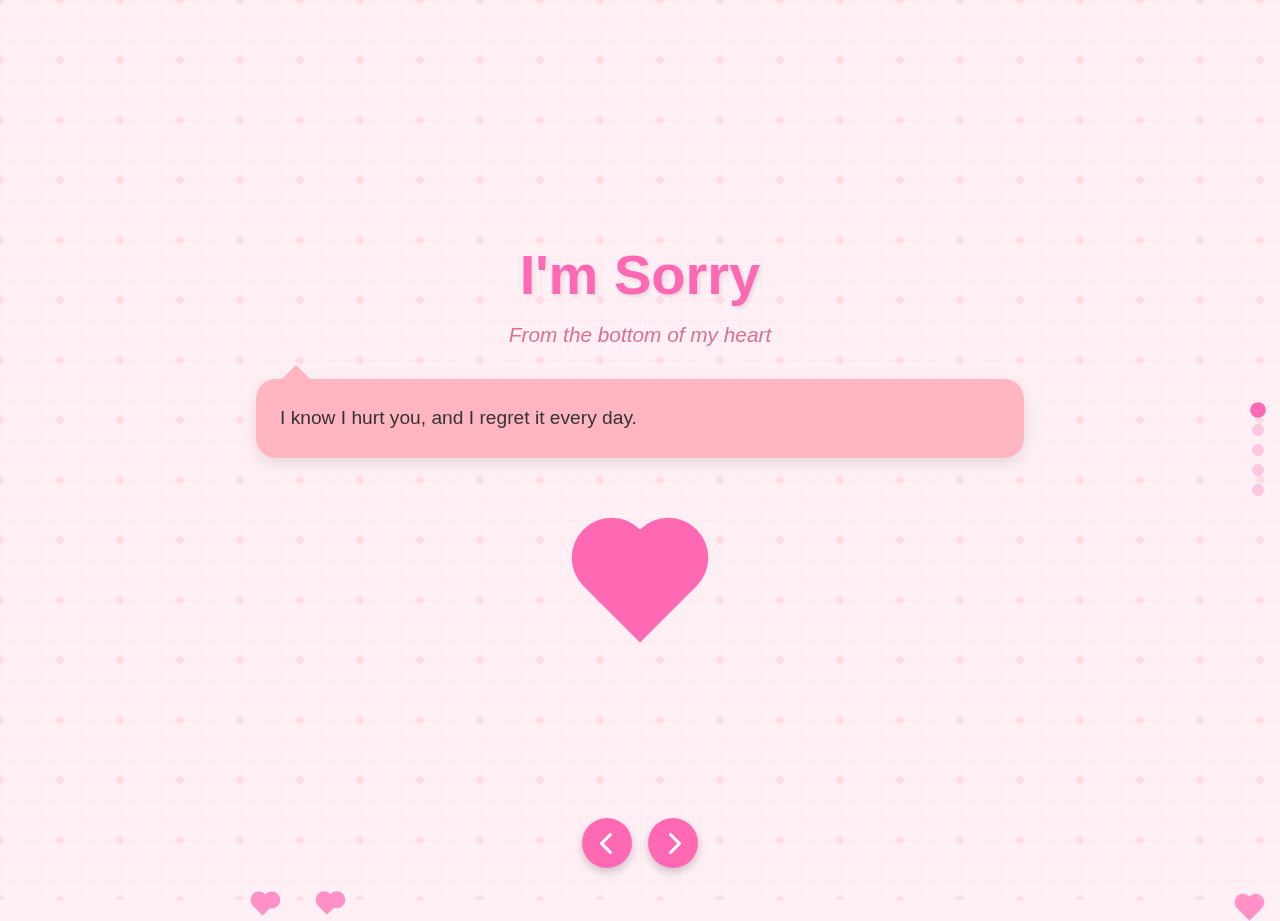
<file: apology/index.html>
<!DOCTYPE html>
<html lang="en">
<head>
    <meta charset="UTF-8">
    <meta name="viewport" content="width=device-width, initial-scale=1.0">
    <title>My Sincere Apology</title>
    <link rel="stylesheet" href="style.css">
    <link rel="stylesheet" href="https://cdnjs.cloudflare.com/ajax/libs/animate.css/4.1.1/animate.min.css">
    <script src="https://cdn.jsdelivr.net/npm/gsap@3.12.2/dist/gsap.min.js"></script>
    <link rel="stylesheet" href="https://cdnjs.cloudflare.com/ajax/libs/font-awesome/6.4.0/css/all.min.css">
</head>
<body>
    <div class="container">
        <!-- Panel 1: Introduction -->
        <div class="panel" id="panel1">
            <div class="panel-content">
                <header class="animate__animated animate__fadeIn">
                    <h1>I'm Sorry</h1>
                    <p class="subtitle">From the bottom of my heart</p>
                </header>

                <section class="message-section">
                    <div class="message" id="message1">
                        <p>I know I hurt you, and I regret it every day.</p>
                    </div>
                    <div class="message hidden" id="message2">
                        <p>I've spent so much time thinking about what went wrong and how I could've been better.</p>
                    </div>
                    <div class="message hidden" id="message3">
                        <p>You deserve someone who treats you with respect, honesty, and love.</p>
                    </div>
                </section>

                <div class="heart-container">
                    <div class="heart"></div>
                </div>
            </div>
        </div>

        <!-- Panel 2: Why I Cherish You -->
        <div class="panel" id="panel2">
            <div class="panel-content">
                <div class="interactive-section">
                    <h2>The reasons I cherish you</h2>
                    <div class="reasons-container">
                        <div class="reason">Your smile brightens my darkest days</div>
                        <div class="reason">Your kindness inspires me to be better</div>
                        <div class="reason">Your strength amazes me every day</div>
                        <div class="reason">Your laugh is my favorite sound</div>
                        <div class="reason">Your presence makes everything better</div>
                    </div>
                </div>

                <div class="message" id="message4">
                    <p>I want to be that person who makes you smile every day. I want to grow and be better for you.</p>
                </div>
            </div>
        </div>

        <!-- Panel 3: Our Memories -->
        <div class="panel" id="panel3">
            <div class="panel-content">
                <div class="memories-section">
                    <h2>Our Best Memories</h2>
                    <div class="memory-container">
                        <div class="memory">Our first date</div>
                        <div class="memory">When i kissed you</div>
                        <div class="memory">When i hugged you</div>
                        <div class="memory">Cooking together</div>
                        <div class="memory">Watching sunsets</div>
                        <div class="memory">Museum date</div>
                    </div>
                </div>

                <div class="message" id="message5">
                    <p>I promise to listen more, understand your feelings, and be the partner you deserve.</p>
                </div>
            </div>
        </div>

        <!-- Panel 4: My Promises -->
        <div class="panel" id="panel4">
            <div class="panel-content">
                <div class="promises-section">
                    <h2>My Promises To You</h2>
                    <div class="promise" id="promise1">I promise to be honest and transparent</div>
                    <div class="promise" id="promise2">I promise to respect your boundaries</div>
                    <div class="promise" id="promise3">I promise to be your biggest supporter</div>
                    <div class="promise" id="promise4">I promise to work on my flaws</div>
                    <div class="promise" id="promise5">I promise to love you better</div>
                </div>
            </div>
        </div>

        <!-- Panel 5: Hearts and Final Message -->
        <div class="panel" id="panel5">
            <div class="panel-content">
                <div class="interactive-hearts">
                    <button id="generate-hearts">Click for more hearts</button>
                </div>

                <div class="final-message animate__animated animate__fadeIn">
                    <h2>Will you give us another chance?</h2>
                    <div class="buttons">
                        <button id="yes-btn" class="btn">Yes</button>
                        <button id="no-btn" class="btn move-btn">No</button>
                    </div>
                    <div id="thank-you" class="hidden">
                        <p>Thank you for giving us another chance. I won't let you down.</p>
                        <div class="celebration"></div>
                    </div>
                </div>
            </div>
        </div>

        <!-- Panel Navigation -->
        <div class="panel-nav">
            <div class="panel-dot active" data-panel="1"></div>
            <div class="panel-dot" data-panel="2"></div>
            <div class="panel-dot" data-panel="3"></div>
            <div class="panel-dot" data-panel="4"></div>
            <div class="panel-dot" data-panel="5"></div>
        </div>

        <!-- Panel Controls -->
        <div class="panel-control">
            <button class="panel-btn" id="prev-btn"><i class="fas fa-chevron-left"></i></button>
            <button class="panel-btn" id="next-btn"><i class="fas fa-chevron-right"></i></button>
        </div>
    </div>

    <script src="script.js"></script>
</body>
</html>
</file>
<file: apology/style.css>
* {
    margin: 0;
    padding: 0;
    box-sizing: border-box;
    font-family: 'Arial', sans-serif;
}

body {
    background-color: #fff0f5;
    color: #333;
    background-image: linear-gradient(to right, rgba(255, 182, 193, 0.1) 1px, transparent 1px),
                      linear-gradient(to bottom, rgba(255, 182, 193, 0.1) 1px, transparent 1px);
    background-size: 20px 20px;
    overflow-x: hidden;
    overflow-y: hidden; /* Prevent vertical scrolling */
    height: 100vh;
    width: 100vw;
    position: fixed;
    background-attachment: fixed;
}

body::before {
    content: '';
    position: fixed;
    top: 0;
    left: 0;
    width: 100%;
    height: 100%;
    pointer-events: none;
    background-image: radial-gradient(#ffb6c1 4px, transparent 4px);
    background-size: 60px 60px;
    background-position: -30px -30px;
    opacity: 0.3;
}

.container {
    max-width: 100%;
    width: 100%;
    height: 100vh;
    margin: 0 auto;
    position: relative;
    overflow: hidden;
}

.panel {
    position: absolute;
    top: 0;
    left: 0;
    width: 100%;
    height: 100vh;
    display: flex;
    flex-direction: column;
    justify-content: center;
    align-items: center;
    padding: 2rem 1rem;
    opacity: 0;
    pointer-events: none;
    transition: opacity 0.5s ease;
    overflow-y: auto; /* Allow scrolling within panels if needed */
    -webkit-overflow-scrolling: touch; /* Smooth scrolling for iOS */
}

.panel.active {
    opacity: 1;
    pointer-events: all;
    z-index: 10;
}

.panel-content {
    max-width: 800px;
    width: 100%;
    margin: 0 auto;
    padding: 1rem;
    display: flex;
    flex-direction: column;
    align-items: center;
    justify-content: center;
    height: 100%;
}

.panel-nav {
    position: fixed;
    right: 1rem;
    top: 50%;
    transform: translateY(-50%);
    z-index: 100;
    display: flex;
    flex-direction: column;
    gap: 0.5rem;
}

.panel-dot {
    width: 12px;
    height: 12px;
    border-radius: 50%;
    background-color: rgba(255, 105, 180, 0.3);
    cursor: pointer;
    transition: all 0.3s;
}

.panel-dot.active {
    background-color: #ff69b4;
    transform: scale(1.3);
}

header {
    text-align: center;
    margin-bottom: 2rem;
    width: 100%;
}

h1 {
    font-size: 3.5rem;
    color: #ff69b4;
    margin-bottom: 1rem;
    text-shadow: 2px 2px 4px rgba(0, 0, 0, 0.1);
    animation: heartbeat 1.5s infinite;
}

.subtitle {
    font-size: 1.3rem;
    color: #db7093;
    font-style: italic;
}

.message-section {
    margin-bottom: 2rem;
    width: 100%;
}

.message {
    background-color: #ffb6c1;
    border-radius: 20px;
    padding: 1.5rem;
    margin-bottom: 1.5rem;
    box-shadow: 0 5px 15px rgba(0, 0, 0, 0.1);
    transform: translateY(0);
    transition: transform 0.3s ease, box-shadow 0.3s ease;
    position: relative;
    opacity: 1;
}

.message:hover {
    transform: translateY(-5px);
    box-shadow: 0 10px 20px rgba(0, 0, 0, 0.15);
}

.message p {
    font-size: 1.2rem;
    line-height: 1.6;
}

.message::before {
    content: '';
    position: absolute;
    width: 20px;
    height: 20px;
    background-color: #ffb6c1;
    top: -10px;
    left: 30px;
    transform: rotate(45deg);
}

.hidden {
    display: none;
}

.heart-container {
    display: flex;
    justify-content: center;
    margin: 2rem 0;
    width: 100%;
}

.heart {
    background-color: #ff69b4;
    height: 80px;
    width: 80px;
    transform: rotate(-45deg);
    position: relative;
    animation: pulse 1s infinite alternate;
}

.heart:before, .heart:after {
    content: "";
    background-color: #ff69b4;
    border-radius: 50%;
    height: 80px;
    position: absolute;
    width: 80px;
}

.heart:before {
    top: -40px;
    left: 0;
}

.heart:after {
    left: 40px;
    top: 0;
}

.interactive-section, .promises-section, .memories-section {
    margin-bottom: 2rem;
    text-align: center;
    width: 100%;
}

h2 {
    color: #ff69b4;
    margin-bottom: 1.5rem;
    font-size: 1.8rem;
}

.reasons-container, .memory-container {
    display: flex;
    flex-wrap: wrap;
    justify-content: center;
    gap: 1rem;
}

.reason, .memory {
    background-color: #ffc0cb;
    padding: 1rem;
    border-radius: 15px;
    box-shadow: 0 4px 8px rgba(0, 0, 0, 0.1);
    cursor: pointer;
    transition: transform 0.3s, background-color 0.3s;
    flex: 1 1 200px;
    min-height: 100px;
    display: flex;
    align-items: center;
    justify-content: center;
    text-align: center;
    font-weight: bold;
}

.reason:hover, .memory:hover {
    transform: translateY(-10px) rotate(3deg);
    background-color: #ff69b4;
    color: white;
}

.promise {
    background-color: #ffd1dc;
    padding: 1.2rem;
    border-radius: 15px;
    margin-bottom: 1rem;
    box-shadow: 0 4px 8px rgba(0, 0, 0, 0.1);
    transition: all 0.3s;
    cursor: pointer;
    font-weight: bold;
}

.promise:hover {
    background-color: #ff69b4;
    color: white;
    transform: scale(1.05);
}

.interactive-hearts {
    text-align: center;
    margin: 2rem 0;
}

#generate-hearts {
    background-color: #ff69b4;
    border: none;
    color: white;
    padding: 1rem 2rem;
    border-radius: 50px;
    font-size: 1.2rem;
    cursor: pointer;
    box-shadow: 0 4px 8px rgba(0, 0, 0, 0.2);
    transition: all 0.3s;
}

#generate-hearts:hover {
    transform: scale(1.1);
    background-color: #ff1493;
}

.final-message {
    text-align: center;
    padding: 2rem;
    background-color: rgba(255, 255, 255, 0.7);
    border-radius: 20px;
    box-shadow: 0 10px 30px rgba(0, 0, 0, 0.1);
    width: 100%;
}

.buttons {
    display: flex;
    justify-content: center;
    gap: 2rem;
    margin-top: 2rem;
}

.btn {
    padding: 1rem 3rem;
    border: none;
    border-radius: 50px;
    font-size: 1.2rem;
    cursor: pointer;
    transition: all 0.3s;
    font-weight: bold;
}

#yes-btn {
    background-color: #ff69b4;
    color: white;
}

#yes-btn:hover {
    transform: scale(1.1);
    background-color: #ff1493;
}

#no-btn {
    background-color: #ccc;
    color: #666;
    position: relative;
}

#thank-you {
    margin-top: 2rem;
    font-size: 1.5rem;
    color: #ff69b4;
}

.celebration {
    margin-top: 2rem;
    height: 100px;
}

.panel-control {
    position: fixed;
    bottom: 2rem;
    left: 0;
    right: 0;
    display: flex;
    justify-content: center;
    gap: 1rem;
    z-index: 100;
}

.panel-btn {
    background-color: #ff69b4;
    color: white;
    border: none;
    width: 50px;
    height: 50px;
    border-radius: 50%;
    font-size: 1.5rem;
    display: flex;
    align-items: center;
    justify-content: center;
    cursor: pointer;
    box-shadow: 0 4px 8px rgba(0, 0, 0, 0.2);
    transition: all 0.3s;
}

.panel-btn:hover {
    transform: scale(1.1);
    background-color: #ff1493;
}

/* Floating hearts animation */
.floating-heart {
    position: absolute;
    width: 30px;
    height: 30px;
    background-color: #ff69b4;
    transform: rotate(-45deg);
    opacity: 0.7;
    animation: float 4s ease-in-out infinite;
    z-index: -1;
}

.floating-heart:before, .floating-heart:after {
    content: "";
    background-color: #ff69b4;
    border-radius: 50%;
    height: 30px;
    position: absolute;
    width: 30px;
}

.floating-heart:before {
    top: -15px;
    left: 0;
}

.floating-heart:after {
    left: 15px;
    top: 0;
}

/* Falling hearts animation */
.falling-heart {
    position: absolute;
    background-color: #ff69b4;
    transform: rotate(-45deg);
    z-index: 9999;
    box-shadow: 2px 2px 8px rgba(0, 0, 0, 0.2);
    opacity: 0.9;
}

.falling-heart:before, .falling-heart:after {
    content: "";
    background-color: #ff69b4;
    border-radius: 50%;
    position: absolute;
    box-shadow: 2px 2px 8px rgba(0, 0, 0, 0.2);
}

@keyframes float {
    0% {
        transform: translateY(0) rotate(-45deg);
    }
    50% {
        transform: translateY(-20px) rotate(-45deg);
    }
    100% {
        transform: translateY(0) rotate(-45deg);
    }
}

@keyframes pulse {
    0% {
        transform: rotate(-45deg) scale(1);
    }
    100% {
        transform: rotate(-45deg) scale(1.1);
    }
}

@keyframes heartbeat {
    0% {
        transform: scale(1);
    }
    25% {
        transform: scale(1.1);
    }
    50% {
        transform: scale(1);
    }
    75% {
        transform: scale(1.1);
    }
    100% {
        transform: scale(1);
    }
}

/* Transitions */
.panel-transition-enter {
    transform: translateX(100%);
    opacity: 0;
}

.panel-transition-enter-active {
    transform: translateX(0);
    opacity: 1;
    transition: transform 0.5s, opacity 0.5s;
}

.panel-transition-exit {
    transform: translateX(0);
    opacity: 1;
}

.panel-transition-exit-active {
    transform: translateX(-100%);
    opacity: 0;
    transition: transform 0.5s, opacity 0.5s;
}

/* Responsive Design */
@media (max-width: 768px) {
    .container {
        padding: 0;
    }
    
    h1 {
        font-size: 2.5rem;
    }
    
    .subtitle {
        font-size: 1.1rem;
    }
    
    .message p {
        font-size: 1rem;
    }
    
    .heart {
        height: 60px;
        width: 60px;
    }
    
    .heart:before, .heart:after {
        height: 60px;
        width: 60px;
    }
    
    .heart:before {
        top: -30px;
    }
    
    .heart:after {
        left: 30px;
    }
    
    .buttons {
        flex-direction: column;
        gap: 1rem;
        align-items: center;
    }
    
    .panel-nav {
        right: 0.5rem;
    }
    
    .reason, .memory {
        flex: 1 1 100%;
        min-height: 80px;
        font-size: 0.9rem;
    }
}

/* iPhone 15/16 specific adjustments */
@media only screen 
and (device-width: 390px) 
and (device-height: 844px) 
and (-webkit-device-pixel-ratio: 3),
only screen 
and (device-width: 393px) 
and (device-height: 852px) 
and (-webkit-device-pixel-ratio: 3) {
    .panel {
        padding: 1rem 0.5rem;
    }
    
    h1 {
        font-size: 2.2rem;
    }
    
    .message {
        padding: 1rem;
    }
    
    .btn {
        padding: 0.8rem 2rem;
    }
}
</file>
